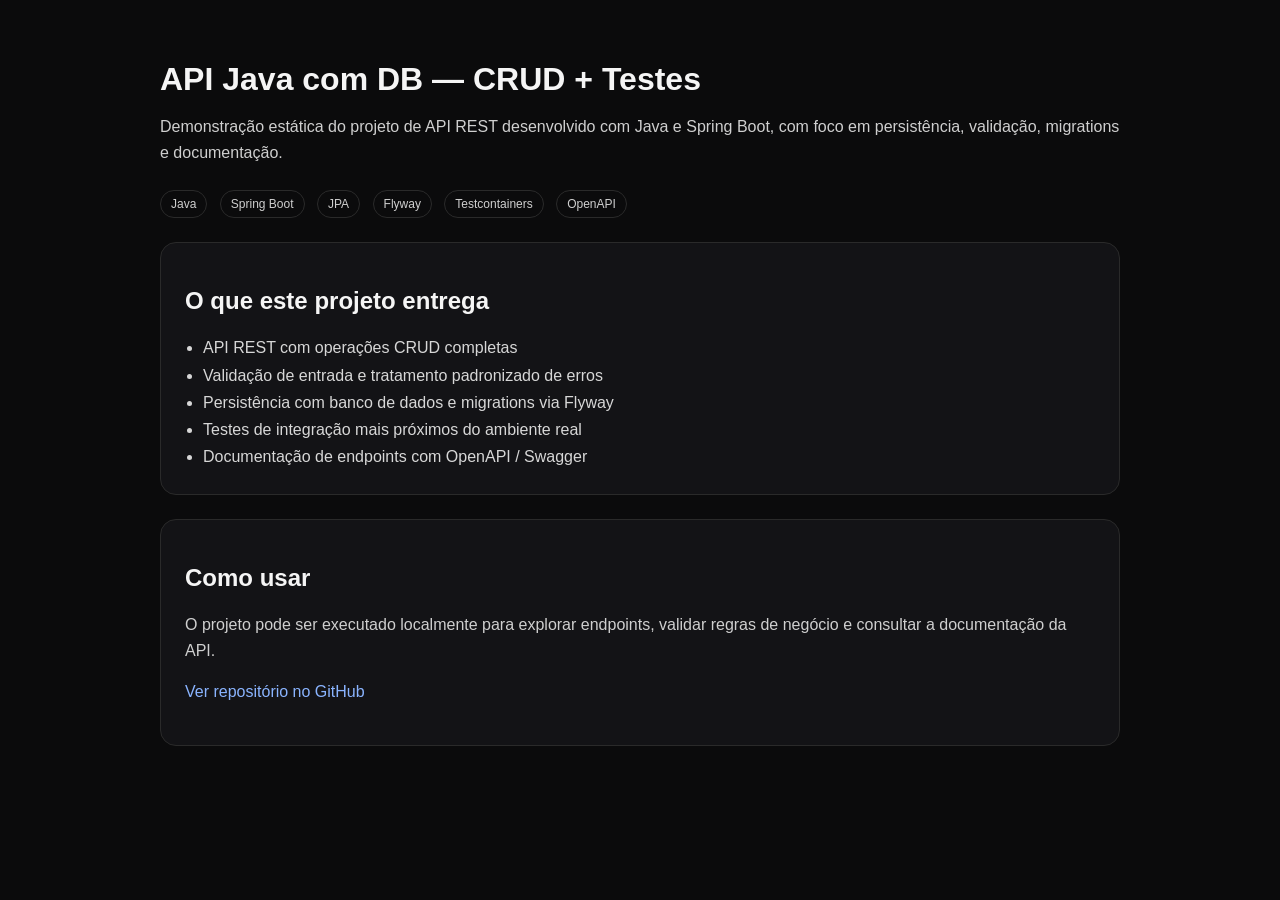
<file: public/demos/java-api/index.html>
<!doctype html>
<html lang="pt-BR">
<head>
  <meta charset="UTF-8" />
  <meta name="viewport" content="width=device-width, initial-scale=1.0" />
  <title>Demo — API Java CRUD</title>
  <style>
    body {
      font-family: Arial, sans-serif;
      background: #0b0b0c;
      color: #f5f5f5;
      margin: 0;
      padding: 40px 20px;
    }

    .container {
      max-width: 960px;
      margin: 0 auto;
    }

    h1 {
      font-size: 2rem;
      margin-bottom: 12px;
    }

    p {
      color: #cfcfcf;
      line-height: 1.6;
    }

    .card {
      margin-top: 24px;
      padding: 24px;
      border: 1px solid #2a2a2a;
      border-radius: 16px;
      background: #131316;
    }

    .list {
      margin: 16px 0 0;
      padding-left: 18px;
      color: #d7d7d7;
      line-height: 1.7;
    }

    a {
      color: #8ab4ff;
      text-decoration: none;
    }

    a:hover {
      text-decoration: underline;
    }

    .badge {
      display: inline-block;
      margin-right: 8px;
      margin-top: 8px;
      padding: 6px 10px;
      border: 1px solid #2a2a2a;
      border-radius: 999px;
      color: #cfcfcf;
      font-size: 12px;
    }
  </style>
</head>
<body>
  <div class="container">
    <h1>API Java com DB — CRUD + Testes</h1>

    <p>
      Demonstração estática do projeto de API REST desenvolvido com Java e Spring Boot,
      com foco em persistência, validação, migrations e documentação.
    </p>

    <div>
      <span class="badge">Java</span>
      <span class="badge">Spring Boot</span>
      <span class="badge">JPA</span>
      <span class="badge">Flyway</span>
      <span class="badge">Testcontainers</span>
      <span class="badge">OpenAPI</span>
    </div>

    <div class="card">
      <h2>O que este projeto entrega</h2>
      <ul class="list">
        <li>API REST com operações CRUD completas</li>
        <li>Validação de entrada e tratamento padronizado de erros</li>
        <li>Persistência com banco de dados e migrations via Flyway</li>
        <li>Testes de integração mais próximos do ambiente real</li>
        <li>Documentação de endpoints com OpenAPI / Swagger</li>
      </ul>
    </div>

    <div class="card">
      <h2>Como usar</h2>
      <p>
        O projeto pode ser executado localmente para explorar endpoints, validar regras de negócio
        e consultar a documentação da API.
      </p>
      <p>
        <a href="https://github.com/d-noctupos/java-api-crud" target="_blank" rel="noreferrer">
          Ver repositório no GitHub
        </a>
      </p>
    </div>
  </div>
</body>
</html>
</file>
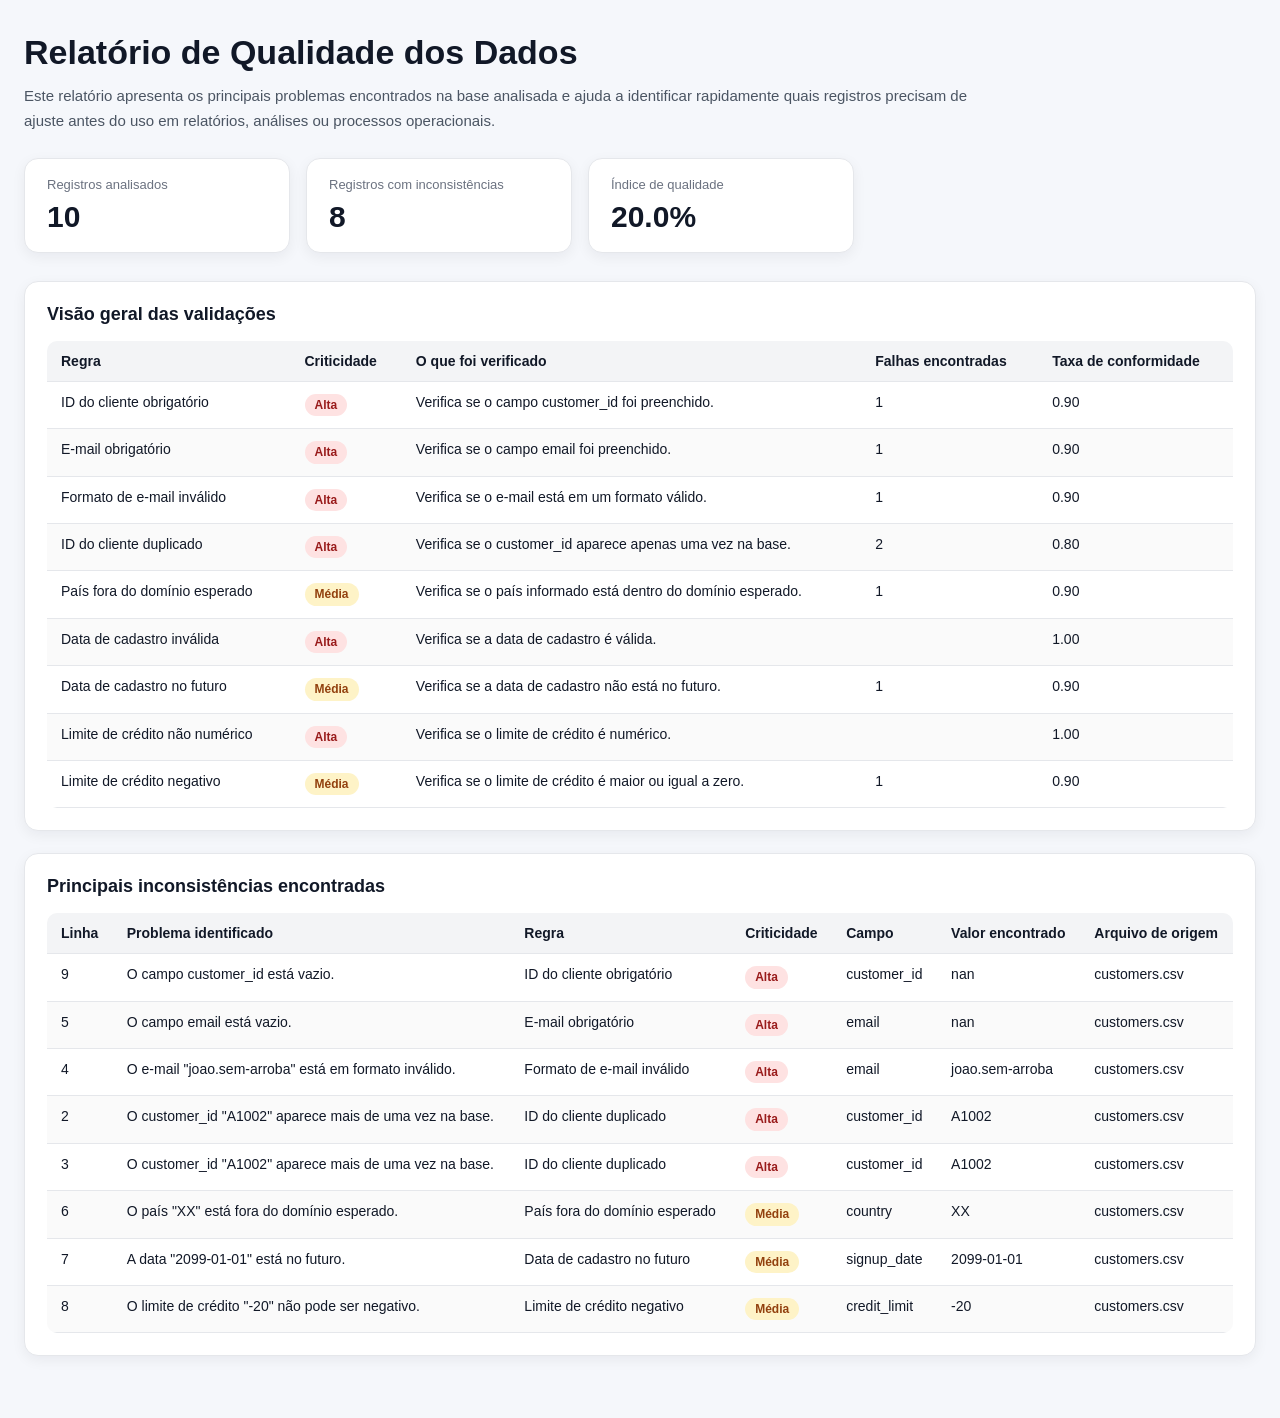
<file: public/reports/etl-data-quality/report.html>
<!DOCTYPE html>
<html lang="pt-BR">
<head>
  <meta charset="UTF-8">
  <title>Relatório de Qualidade dos Dados</title>
  <style>
    body {
      font-family: Arial, Helvetica, sans-serif;
      margin: 0;
      padding: 32px 24px 40px;
      background: #f5f7fb;
      color: #111827;
    }
    .container {
      max-width: 1400px;
      margin: 0 auto;
    }
    h1 {
      margin: 0 0 10px;
      font-size: 34px;
      line-height: 1.2;
    }
    h2 {
      margin: 0 0 16px;
      font-size: 18px;
    }
    .intro {
      color: #4b5563;
      max-width: 950px;
      line-height: 1.7;
      margin: 0 0 24px;
      font-size: 15px;
    }
    .metrics {
      display: flex;
      gap: 16px;
      flex-wrap: wrap;
      margin: 20px 0 28px;
    }
    .card {
      background: #ffffff;
      border-radius: 14px;
      padding: 18px 22px;
      min-width: 220px;
      border: 1px solid #e5e7eb;
      box-shadow: 0 4px 14px rgba(15, 23, 42, 0.06);
    }
    .card .label {
      font-size: 13px;
      color: #6b7280;
      margin-bottom: 8px;
    }
    .card .value {
      font-size: 30px;
      font-weight: 700;
      color: #111827;
    }
    .section {
      background: #ffffff;
      border-radius: 14px;
      padding: 22px;
      margin-bottom: 22px;
      border: 1px solid #e5e7eb;
      box-shadow: 0 4px 14px rgba(15, 23, 42, 0.06);
    }
    table {
      width: 100%;
      border-collapse: collapse;
      font-size: 14px;
    }
    th, td {
      padding: 12px 14px;
      border-bottom: 1px solid #e5e7eb;
      text-align: left;
      vertical-align: top;
    }
    th {
      background: #f3f4f6;
      color: #111827;
      font-weight: 600;
      position: sticky;
      top: 0;
      z-index: 1;
    }
    tbody tr:nth-child(even) {
      background: #fafafa;
    }
    tbody tr:hover {
      background: #f9fafb;
    }
    .table-wrap {
      overflow-x: auto;
      border-radius: 10px;
    }
    .empty {
      color: #6b7280;
      font-style: italic;
    }
    .badge {
      display: inline-block;
      padding: 4px 10px;
      border-radius: 999px;
      font-size: 12px;
      font-weight: 600;
      line-height: 1.2;
      white-space: nowrap;
    }
    .badge-alta {
      background: #fee2e2;
      color: #991b1b;
    }
    .badge-media {
      background: #fef3c7;
      color: #92400e;
    }
    .badge-baixa {
      background: #dcfce7;
      color: #166534;
    }
    .score-good {
      color: #166534;
    }
    .score-medium {
      color: #92400e;
    }
    .score-bad {
      color: #991b1b;
    }
  </style>
</head>
<body>
  <div class="container">
    <h1>Relatório de Qualidade dos Dados</h1>
    <p class="intro">
      Este relatório apresenta os principais problemas encontrados na base analisada
      e ajuda a identificar rapidamente quais registros precisam de ajuste antes do uso
      em relatórios, análises ou processos operacionais.
    </p>

    <div class="metrics">
      <div class="card">
        <div class="label">Registros analisados</div>
        <div class="value">10</div>
      </div>
      <div class="card">
        <div class="label">Registros com inconsistências</div>
        <div class="value">8</div>
      </div>
      <div class="card">
        <div class="label">Índice de qualidade</div>
        <div class="value score-bad">20.0%</div>
      </div>
    </div>

    <div class="section">
      <h2>Visão geral das validações</h2>
      
    <div class="table-wrap">
      <table>
        <thead>
          <tr><th>Regra</th><th>Criticidade</th><th>O que foi verificado</th><th>Falhas encontradas</th><th>Taxa de conformidade</th></tr>
        </thead>
        <tbody>
          <tr><td>ID do cliente obrigatório</td><td><span class="badge badge-alta">Alta</span></td><td>Verifica se o campo customer_id foi preenchido.</td><td>1</td><td>0.90</td></tr><tr><td>E-mail obrigatório</td><td><span class="badge badge-alta">Alta</span></td><td>Verifica se o campo email foi preenchido.</td><td>1</td><td>0.90</td></tr><tr><td>Formato de e-mail inválido</td><td><span class="badge badge-alta">Alta</span></td><td>Verifica se o e-mail está em um formato válido.</td><td>1</td><td>0.90</td></tr><tr><td>ID do cliente duplicado</td><td><span class="badge badge-alta">Alta</span></td><td>Verifica se o customer_id aparece apenas uma vez na base.</td><td>2</td><td>0.80</td></tr><tr><td>País fora do domínio esperado</td><td><span class="badge badge-media">Média</span></td><td>Verifica se o país informado está dentro do domínio esperado.</td><td>1</td><td>0.90</td></tr><tr><td>Data de cadastro inválida</td><td><span class="badge badge-alta">Alta</span></td><td>Verifica se a data de cadastro é válida.</td><td></td><td>1.00</td></tr><tr><td>Data de cadastro no futuro</td><td><span class="badge badge-media">Média</span></td><td>Verifica se a data de cadastro não está no futuro.</td><td>1</td><td>0.90</td></tr><tr><td>Limite de crédito não numérico</td><td><span class="badge badge-alta">Alta</span></td><td>Verifica se o limite de crédito é numérico.</td><td></td><td>1.00</td></tr><tr><td>Limite de crédito negativo</td><td><span class="badge badge-media">Média</span></td><td>Verifica se o limite de crédito é maior ou igual a zero.</td><td>1</td><td>0.90</td></tr>
        </tbody>
      </table>
    </div>
    
    </div>

    <div class="section">
      <h2>Principais inconsistências encontradas</h2>
      
    <div class="table-wrap">
      <table>
        <thead>
          <tr><th>Linha</th><th>Problema identificado</th><th>Regra</th><th>Criticidade</th><th>Campo</th><th>Valor encontrado</th><th>Arquivo de origem</th></tr>
        </thead>
        <tbody>
          <tr><td>9</td><td>O campo customer_id está vazio.</td><td>ID do cliente obrigatório</td><td><span class="badge badge-alta">Alta</span></td><td>customer_id</td><td>nan</td><td>customers.csv</td></tr><tr><td>5</td><td>O campo email está vazio.</td><td>E-mail obrigatório</td><td><span class="badge badge-alta">Alta</span></td><td>email</td><td>nan</td><td>customers.csv</td></tr><tr><td>4</td><td>O e-mail &quot;joao.sem-arroba&quot; está em formato inválido.</td><td>Formato de e-mail inválido</td><td><span class="badge badge-alta">Alta</span></td><td>email</td><td>joao.sem-arroba</td><td>customers.csv</td></tr><tr><td>2</td><td>O customer_id &quot;A1002&quot; aparece mais de uma vez na base.</td><td>ID do cliente duplicado</td><td><span class="badge badge-alta">Alta</span></td><td>customer_id</td><td>A1002</td><td>customers.csv</td></tr><tr><td>3</td><td>O customer_id &quot;A1002&quot; aparece mais de uma vez na base.</td><td>ID do cliente duplicado</td><td><span class="badge badge-alta">Alta</span></td><td>customer_id</td><td>A1002</td><td>customers.csv</td></tr><tr><td>6</td><td>O país &quot;XX&quot; está fora do domínio esperado.</td><td>País fora do domínio esperado</td><td><span class="badge badge-media">Média</span></td><td>country</td><td>XX</td><td>customers.csv</td></tr><tr><td>7</td><td>A data &quot;2099-01-01&quot; está no futuro.</td><td>Data de cadastro no futuro</td><td><span class="badge badge-media">Média</span></td><td>signup_date</td><td>2099-01-01</td><td>customers.csv</td></tr><tr><td>8</td><td>O limite de crédito &quot;-20&quot; não pode ser negativo.</td><td>Limite de crédito negativo</td><td><span class="badge badge-media">Média</span></td><td>credit_limit</td><td>-20</td><td>customers.csv</td></tr>
        </tbody>
      </table>
    </div>
    
    </div>
  </div>
</body>
</html>
</file>
